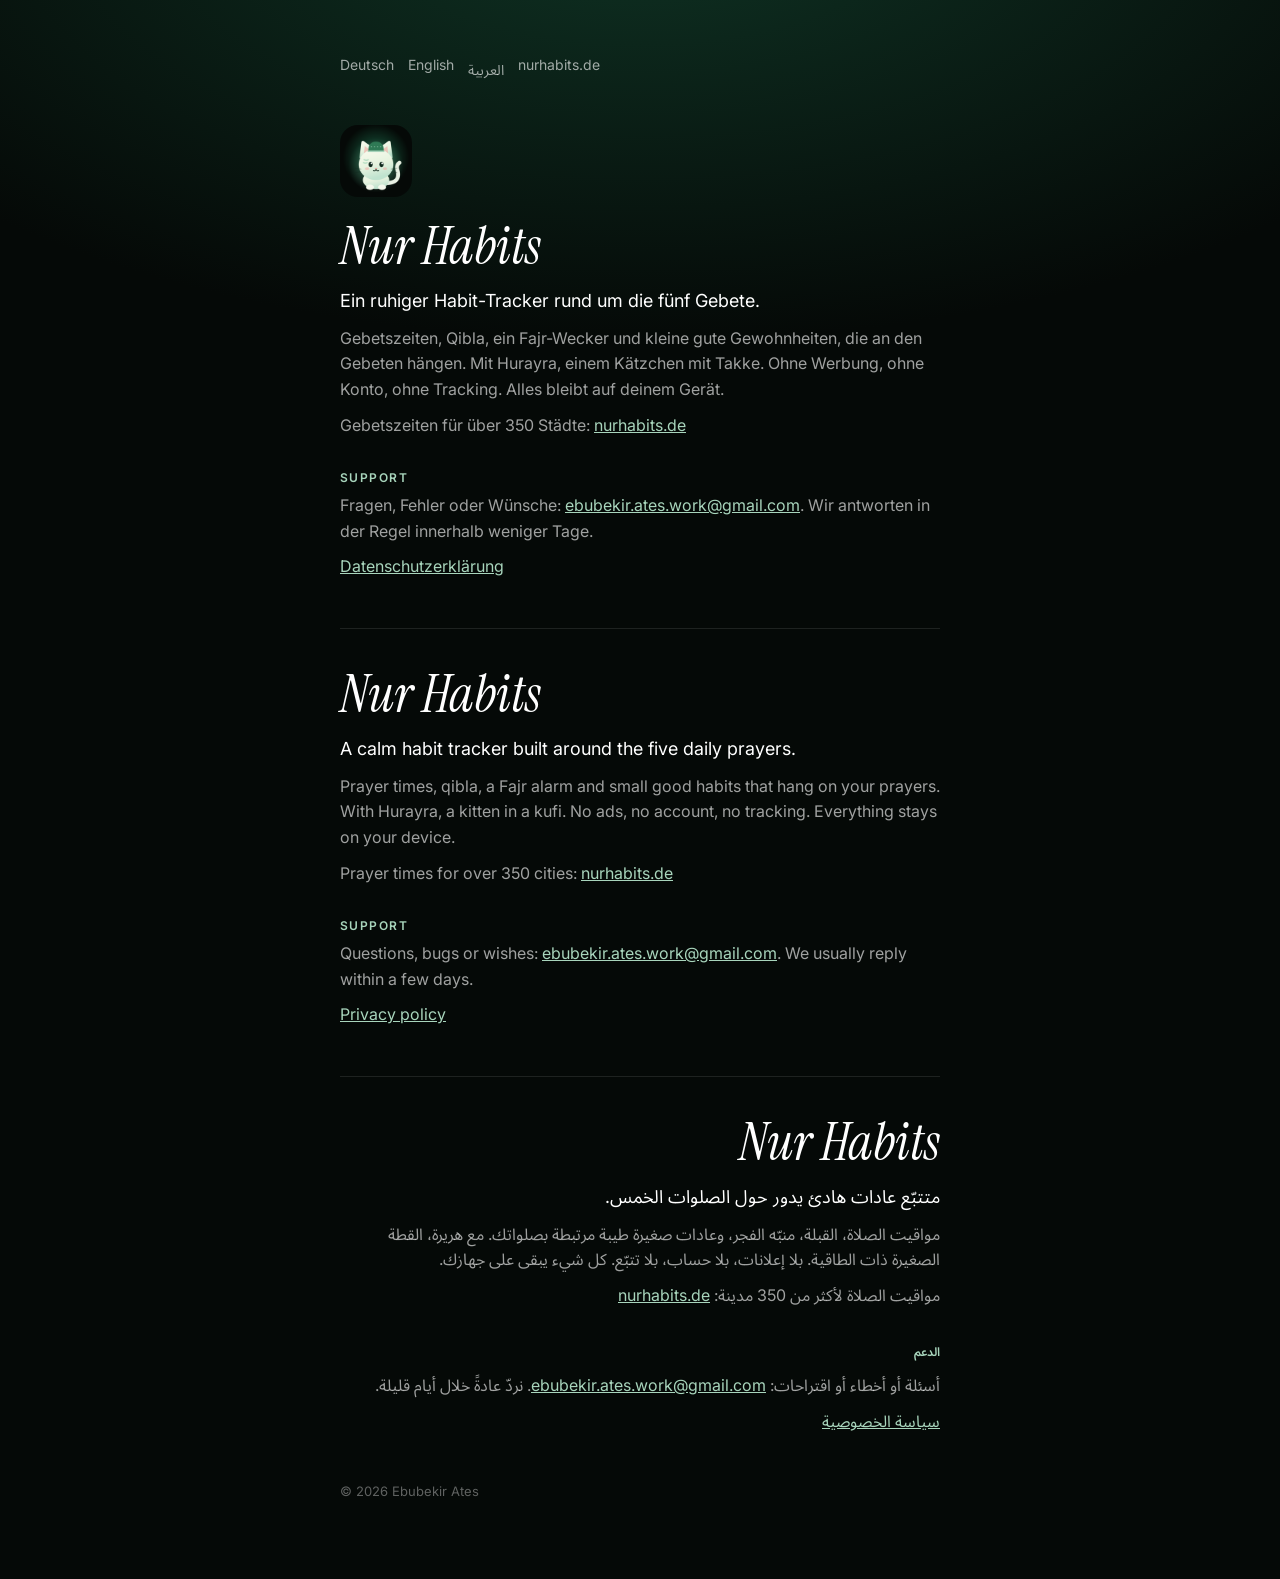
<file: index.html>
<!doctype html>
<html lang="de">
<head>
<meta charset="utf-8">
<meta name="viewport" content="width=device-width, initial-scale=1">
<title>Nur Habits</title>
<meta name="description" content="Nur Habits – ein ruhiger Habit-Tracker rund um die fünf Gebete. A calm habit tracker built around the five daily prayers.">
<link rel="icon" href="icon.png">
<link rel="stylesheet" href="https://fonts.googleapis.com/css2?family=Inter:wght@400;600&family=Instrument+Serif:ital@1&family=Noto+Sans+Arabic:wght@400;600&display=swap">
<link rel="stylesheet" href="style.css">
</head>
<body>
<main>
  <nav><a href="#de">Deutsch</a><a href="#en">English</a><a href="#ar">العربية</a><a href="https://nurhabits.de/">nurhabits.de</a></nav>
  <img class="logo" src="icon.png" alt="Nur Habits">
  <section id="de" lang="de">
    <h1>Nur Habits</h1>
    <p class="lead">Ein ruhiger Habit-Tracker rund um die fünf Gebete.</p>
    <p>Gebetszeiten, Qibla, ein Fajr-Wecker und kleine gute Gewohnheiten, die an den Gebeten hängen. Mit Hurayra, einem Kätzchen mit Takke. Ohne Werbung, ohne Konto, ohne Tracking. Alles bleibt auf deinem Gerät.</p>
    <p>Gebetszeiten für über 350 Städte: <a href="https://nurhabits.de/de/">nurhabits.de</a></p>
    <h2>Support</h2>
    <p>Fragen, Fehler oder Wünsche: <a href="mailto:ebubekir.ates.work@gmail.com">ebubekir.ates.work@gmail.com</a>. Wir antworten in der Regel innerhalb weniger Tage.</p>
    <p><a href="datenschutz.html#de">Datenschutzerklärung</a></p>
  </section>
  <section id="en" lang="en">
    <h1>Nur Habits</h1>
    <p class="lead">A calm habit tracker built around the five daily prayers.</p>
    <p>Prayer times, qibla, a Fajr alarm and small good habits that hang on your prayers. With Hurayra, a kitten in a kufi. No ads, no account, no tracking. Everything stays on your device.</p>
    <p>Prayer times for over 350 cities: <a href="https://nurhabits.de/en/">nurhabits.de</a></p>
    <h2>Support</h2>
    <p>Questions, bugs or wishes: <a href="mailto:ebubekir.ates.work@gmail.com">ebubekir.ates.work@gmail.com</a>. We usually reply within a few days.</p>
    <p><a href="datenschutz.html#en">Privacy policy</a></p>
  </section>
  <section id="ar" lang="ar" dir="rtl">
    <h1>Nur Habits</h1>
    <p class="lead">متتبّع عادات هادئ يدور حول الصلوات الخمس.</p>
    <p>مواقيت الصلاة، القبلة، منبّه الفجر، وعادات صغيرة طيبة مرتبطة بصلواتك. مع هريرة، القطة الصغيرة ذات الطاقية. بلا إعلانات، بلا حساب، بلا تتبّع. كل شيء يبقى على جهازك.</p>
    <p>مواقيت الصلاة لأكثر من 350 مدينة: <a href="https://nurhabits.de/ar/">nurhabits.de</a></p>
    <h2>الدعم</h2>
    <p>أسئلة أو أخطاء أو اقتراحات: <a href="mailto:ebubekir.ates.work@gmail.com">ebubekir.ates.work@gmail.com</a>. نردّ عادةً خلال أيام قليلة.</p>
    <p><a href="datenschutz.html#ar">سياسة الخصوصية</a></p>
  </section>
  <footer>© 2026 Ebubekir Ates</footer>
</main>
</body>
</html>
</file>
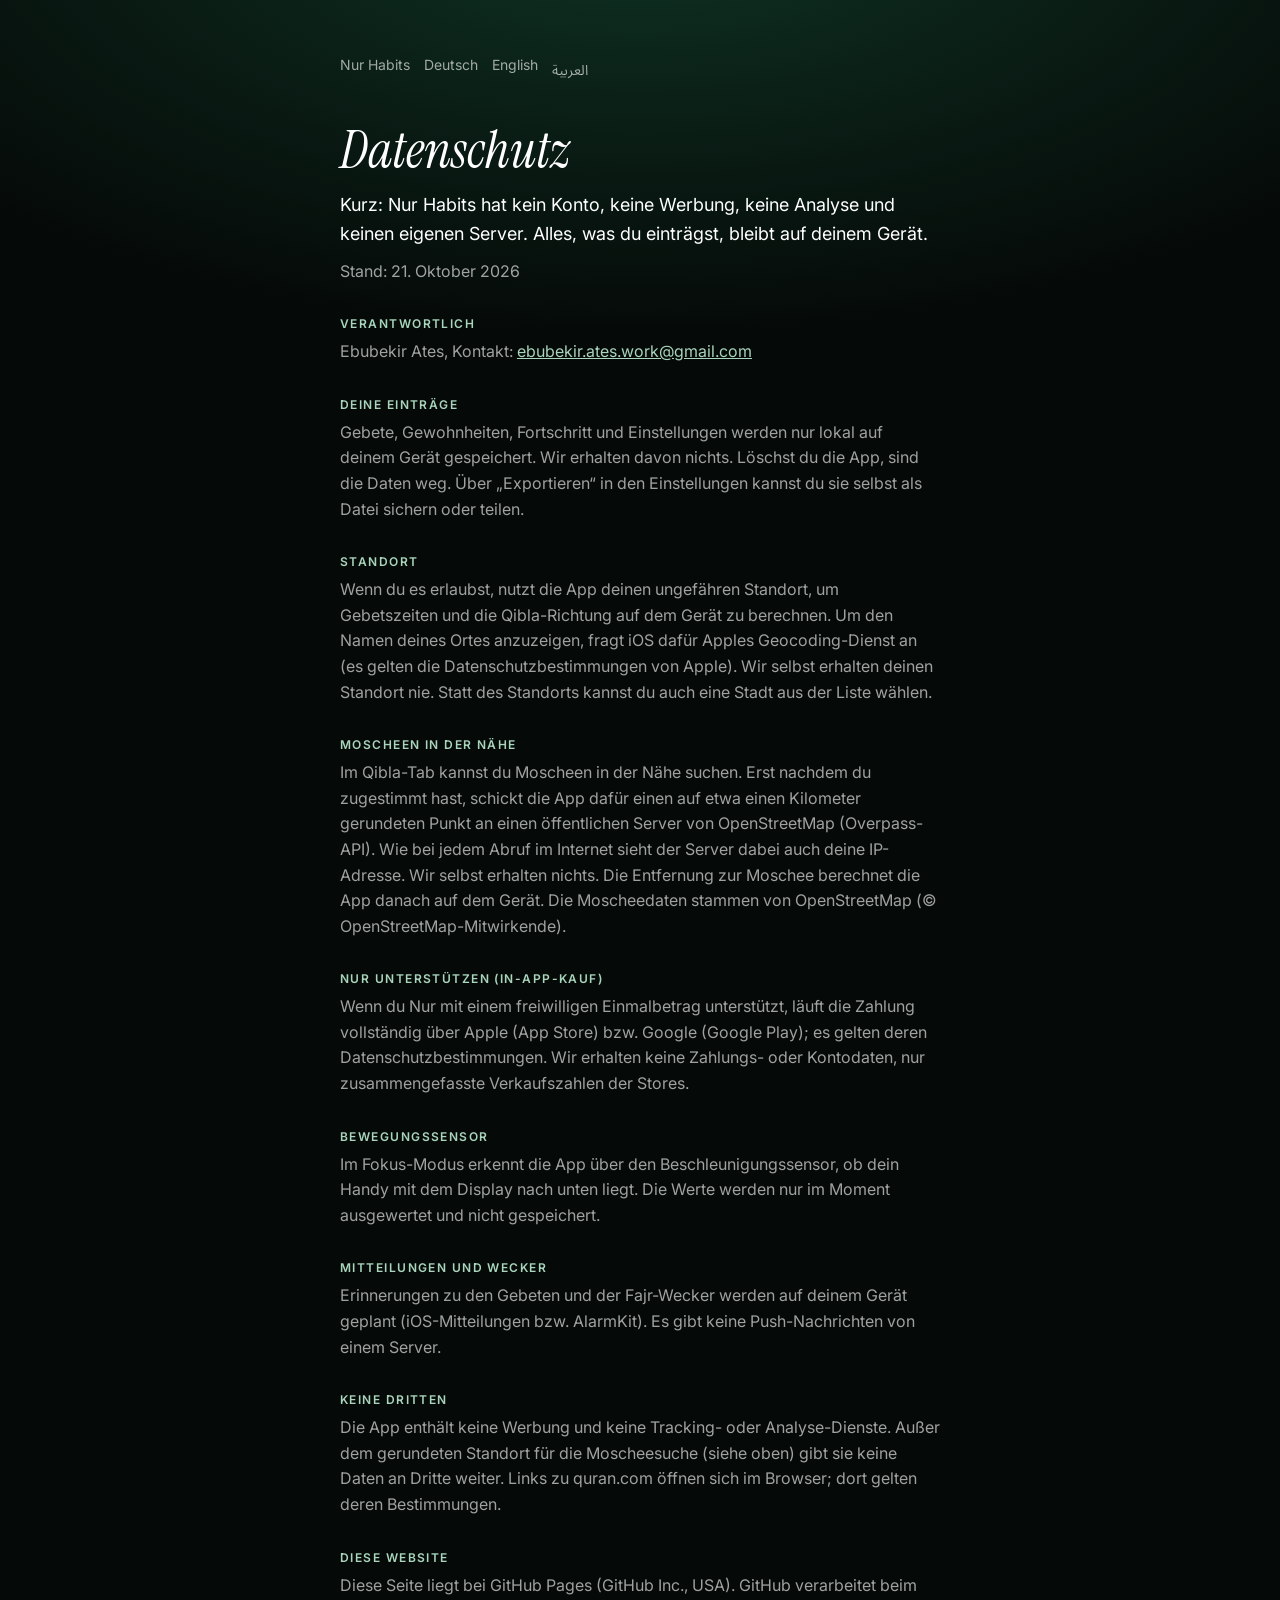
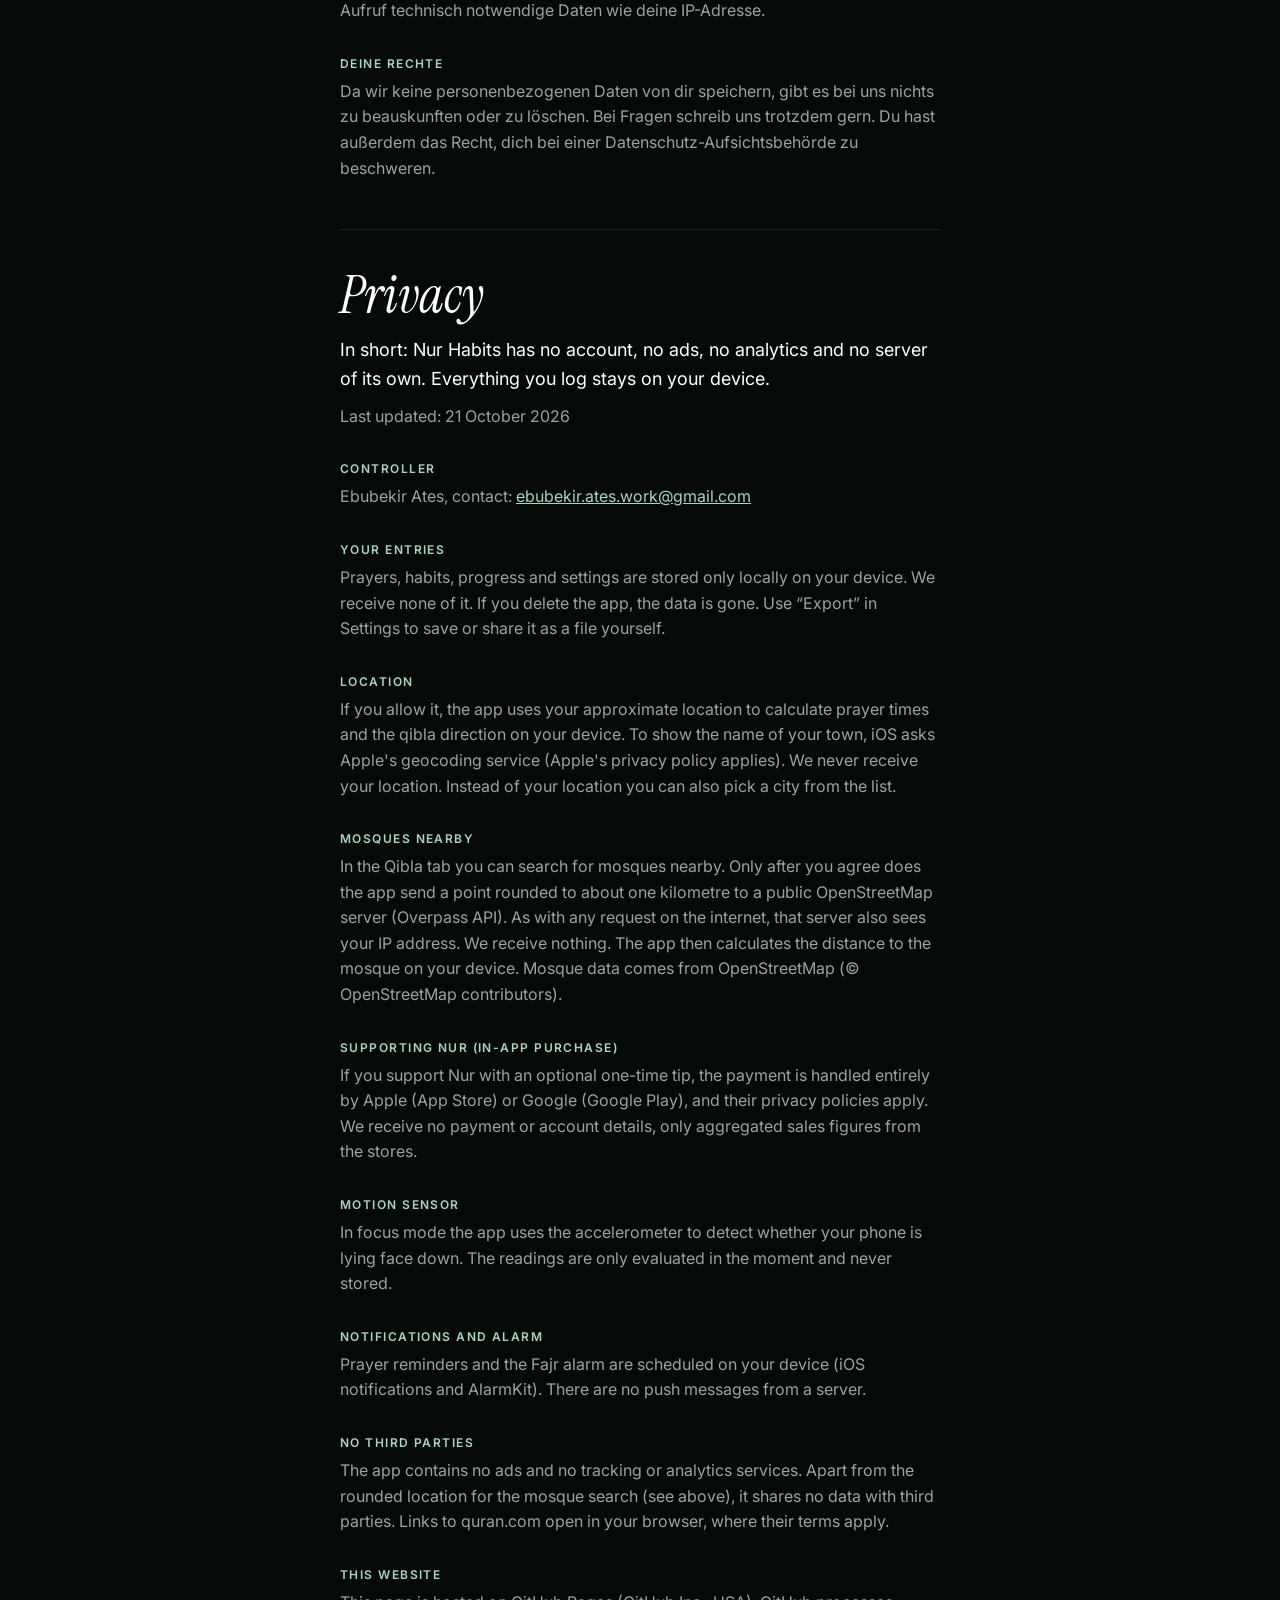
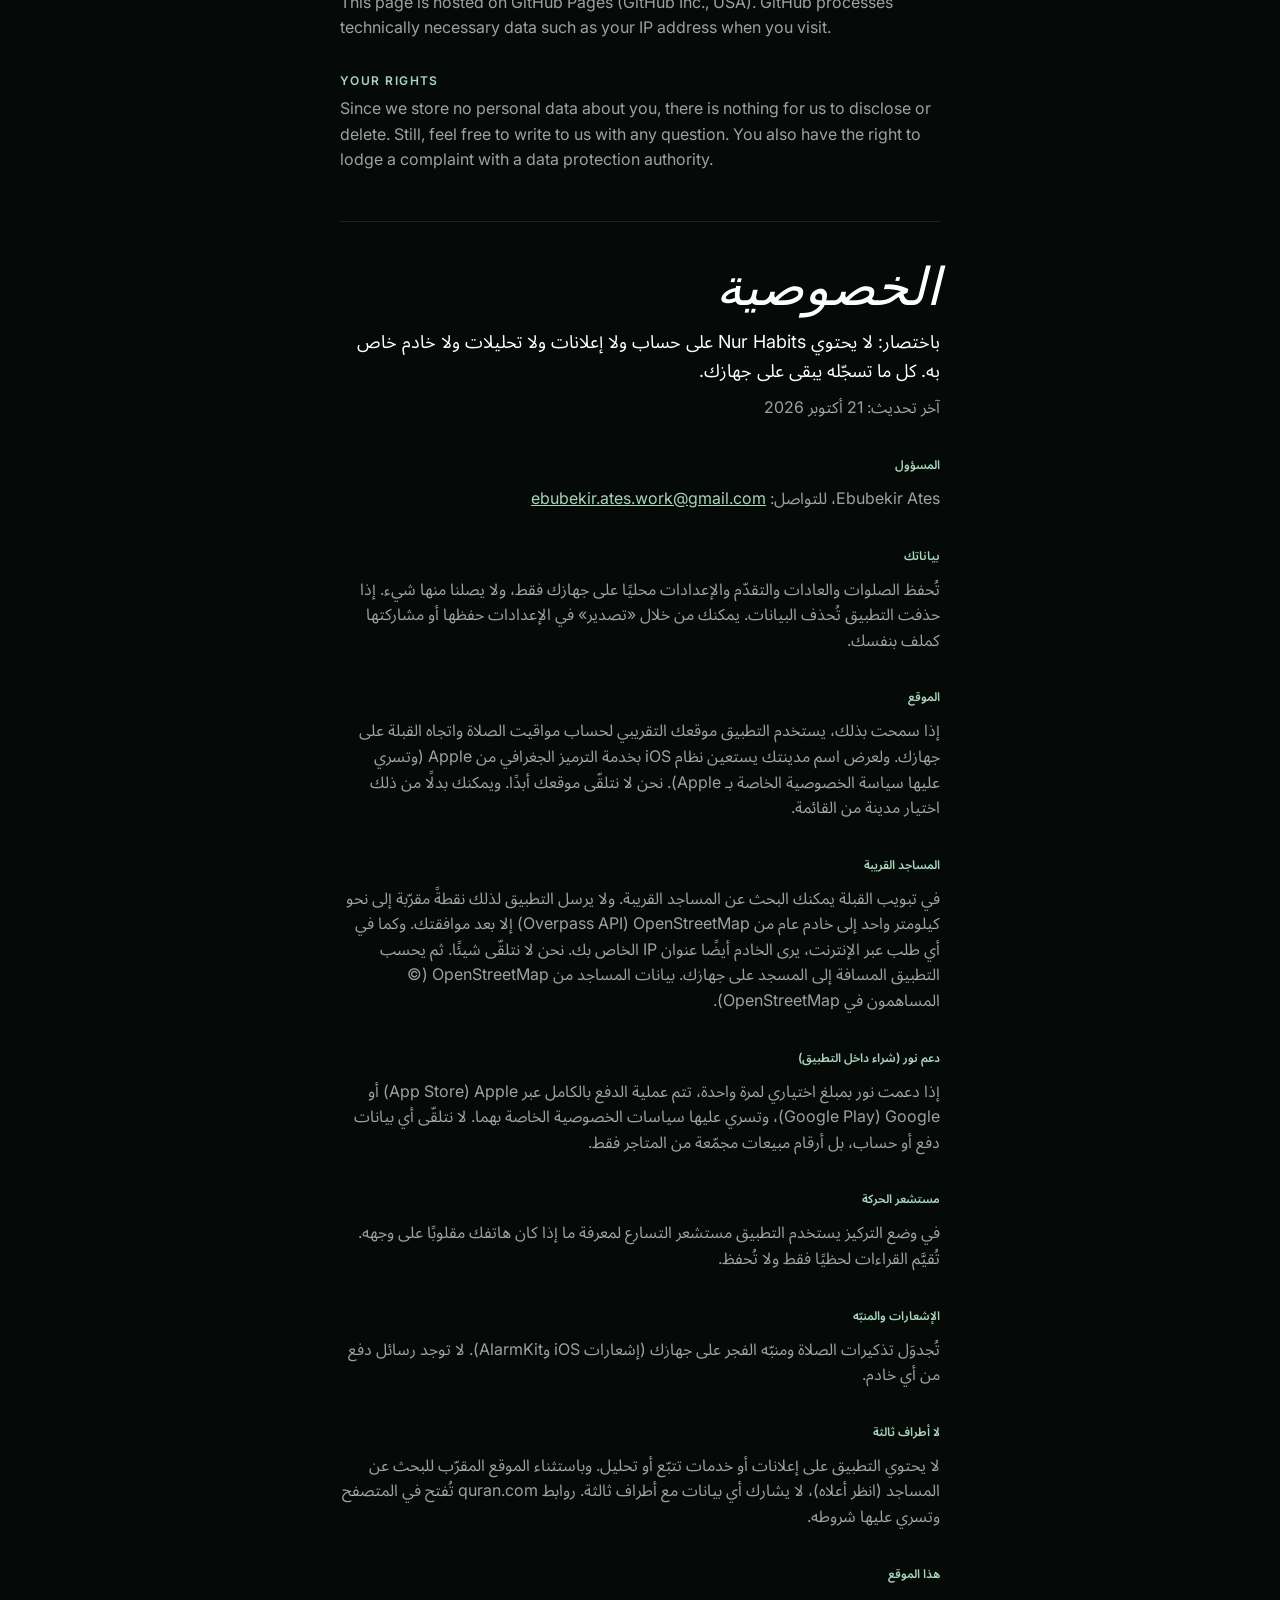
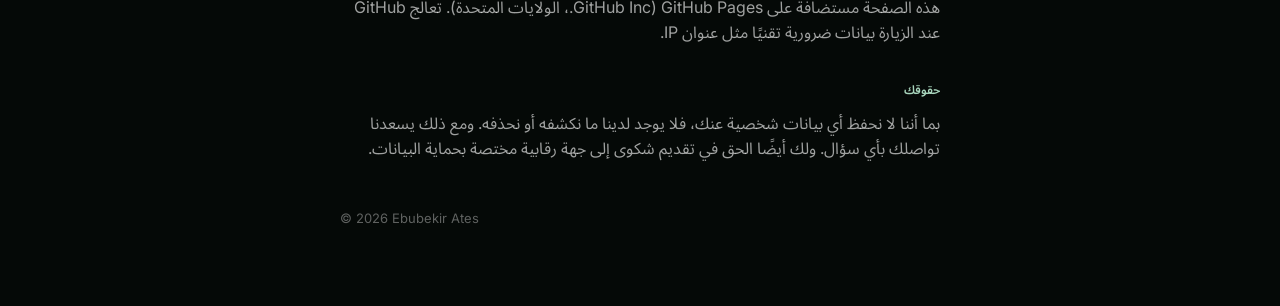
<file: datenschutz.html>
<!doctype html>
<html lang="de">
<head>
<meta charset="utf-8">
<meta name="viewport" content="width=device-width, initial-scale=1">
<title>Nur Habits · Datenschutz / Privacy</title>
<link rel="icon" href="icon.png">
<link rel="stylesheet" href="https://fonts.googleapis.com/css2?family=Inter:wght@400;600&family=Instrument+Serif:ital@1&family=Noto+Sans+Arabic:wght@400;600&display=swap">
<link rel="stylesheet" href="style.css">
</head>
<body>
<main>
  <nav><a href="./">Nur Habits</a><a href="#de">Deutsch</a><a href="#en">English</a><a href="#ar">العربية</a></nav>

  <section id="de" lang="de">
    <h1>Datenschutz</h1>
    <p class="lead">Kurz: Nur Habits hat kein Konto, keine Werbung, keine Analyse und keinen eigenen Server. Alles, was du einträgst, bleibt auf deinem Gerät.</p>
    <p>Stand: 21. Oktober 2026</p>
    <h2>Verantwortlich</h2>
    <p>Ebubekir Ates, Kontakt: <a href="mailto:ebubekir.ates.work@gmail.com">ebubekir.ates.work@gmail.com</a></p>
    <h2>Deine Einträge</h2>
    <p>Gebete, Gewohnheiten, Fortschritt und Einstellungen werden nur lokal auf deinem Gerät gespeichert. Wir erhalten davon nichts. Löschst du die App, sind die Daten weg. Über „Exportieren“ in den Einstellungen kannst du sie selbst als Datei sichern oder teilen.</p>
    <h2>Standort</h2>
    <p>Wenn du es erlaubst, nutzt die App deinen ungefähren Standort, um Gebetszeiten und die Qibla-Richtung auf dem Gerät zu berechnen. Um den Namen deines Ortes anzuzeigen, fragt iOS dafür Apples Geocoding-Dienst an (es gelten die Datenschutzbestimmungen von Apple). Wir selbst erhalten deinen Standort nie. Statt des Standorts kannst du auch eine Stadt aus der Liste wählen.</p>
    <h2>Moscheen in der Nähe</h2>
    <p>Im Qibla-Tab kannst du Moscheen in der Nähe suchen. Erst nachdem du zugestimmt hast, schickt die App dafür einen auf etwa einen Kilometer gerundeten Punkt an einen öffentlichen Server von OpenStreetMap (Overpass-API). Wie bei jedem Abruf im Internet sieht der Server dabei auch deine IP-Adresse. Wir selbst erhalten nichts. Die Entfernung zur Moschee berechnet die App danach auf dem Gerät. Die Moscheedaten stammen von OpenStreetMap (© OpenStreetMap-Mitwirkende).</p>
    <h2>Nur unterstützen (In-App-Kauf)</h2>
    <p>Wenn du Nur mit einem freiwilligen Einmalbetrag unterstützt, läuft die Zahlung vollständig über Apple (App Store) bzw. Google (Google Play); es gelten deren Datenschutzbestimmungen. Wir erhalten keine Zahlungs- oder Kontodaten, nur zusammengefasste Verkaufszahlen der Stores.</p>
    <h2>Bewegungssensor</h2>
    <p>Im Fokus-Modus erkennt die App über den Beschleunigungssensor, ob dein Handy mit dem Display nach unten liegt. Die Werte werden nur im Moment ausgewertet und nicht gespeichert.</p>
    <h2>Mitteilungen und Wecker</h2>
    <p>Erinnerungen zu den Gebeten und der Fajr-Wecker werden auf deinem Gerät geplant (iOS-Mitteilungen bzw. AlarmKit). Es gibt keine Push-Nachrichten von einem Server.</p>
    <h2>Keine Dritten</h2>
    <p>Die App enthält keine Werbung und keine Tracking- oder Analyse-Dienste. Außer dem gerundeten Standort für die Moscheesuche (siehe oben) gibt sie keine Daten an Dritte weiter. Links zu quran.com öffnen sich im Browser; dort gelten deren Bestimmungen.</p>
    <h2>Diese Website</h2>
    <p>Diese Seite liegt bei GitHub Pages (GitHub Inc., USA). GitHub verarbeitet beim Aufruf technisch notwendige Daten wie deine IP-Adresse.</p>
    <h2>Deine Rechte</h2>
    <p>Da wir keine personenbezogenen Daten von dir speichern, gibt es bei uns nichts zu beauskunften oder zu löschen. Bei Fragen schreib uns trotzdem gern. Du hast außerdem das Recht, dich bei einer Datenschutz-Aufsichtsbehörde zu beschweren.</p>
  </section>

  <section id="en" lang="en">
    <h1>Privacy</h1>
    <p class="lead">In short: Nur Habits has no account, no ads, no analytics and no server of its own. Everything you log stays on your device.</p>
    <p>Last updated: 21 October 2026</p>
    <h2>Controller</h2>
    <p>Ebubekir Ates, contact: <a href="mailto:ebubekir.ates.work@gmail.com">ebubekir.ates.work@gmail.com</a></p>
    <h2>Your entries</h2>
    <p>Prayers, habits, progress and settings are stored only locally on your device. We receive none of it. If you delete the app, the data is gone. Use “Export” in Settings to save or share it as a file yourself.</p>
    <h2>Location</h2>
    <p>If you allow it, the app uses your approximate location to calculate prayer times and the qibla direction on your device. To show the name of your town, iOS asks Apple's geocoding service (Apple's privacy policy applies). We never receive your location. Instead of your location you can also pick a city from the list.</p>
    <h2>Mosques nearby</h2>
    <p>In the Qibla tab you can search for mosques nearby. Only after you agree does the app send a point rounded to about one kilometre to a public OpenStreetMap server (Overpass API). As with any request on the internet, that server also sees your IP address. We receive nothing. The app then calculates the distance to the mosque on your device. Mosque data comes from OpenStreetMap (© OpenStreetMap contributors).</p>
    <h2>Supporting Nur (in-app purchase)</h2>
    <p>If you support Nur with an optional one-time tip, the payment is handled entirely by Apple (App Store) or Google (Google Play), and their privacy policies apply. We receive no payment or account details, only aggregated sales figures from the stores.</p>
    <h2>Motion sensor</h2>
    <p>In focus mode the app uses the accelerometer to detect whether your phone is lying face down. The readings are only evaluated in the moment and never stored.</p>
    <h2>Notifications and alarm</h2>
    <p>Prayer reminders and the Fajr alarm are scheduled on your device (iOS notifications and AlarmKit). There are no push messages from a server.</p>
    <h2>No third parties</h2>
    <p>The app contains no ads and no tracking or analytics services. Apart from the rounded location for the mosque search (see above), it shares no data with third parties. Links to quran.com open in your browser, where their terms apply.</p>
    <h2>This website</h2>
    <p>This page is hosted on GitHub Pages (GitHub Inc., USA). GitHub processes technically necessary data such as your IP address when you visit.</p>
    <h2>Your rights</h2>
    <p>Since we store no personal data about you, there is nothing for us to disclose or delete. Still, feel free to write to us with any question. You also have the right to lodge a complaint with a data protection authority.</p>
  </section>

  <section id="ar" lang="ar" dir="rtl">
    <h1>الخصوصية</h1>
    <p class="lead">باختصار: لا يحتوي Nur Habits على حساب ولا إعلانات ولا تحليلات ولا خادم خاص به. كل ما تسجّله يبقى على جهازك.</p>
    <p>آخر تحديث: 21 أكتوبر 2026</p>
    <h2>المسؤول</h2>
    <p>Ebubekir Ates، للتواصل: <a href="mailto:ebubekir.ates.work@gmail.com">ebubekir.ates.work@gmail.com</a></p>
    <h2>بياناتك</h2>
    <p>تُحفظ الصلوات والعادات والتقدّم والإعدادات محليًا على جهازك فقط، ولا يصلنا منها شيء. إذا حذفت التطبيق تُحذف البيانات. يمكنك من خلال «تصدير» في الإعدادات حفظها أو مشاركتها كملف بنفسك.</p>
    <h2>الموقع</h2>
    <p>إذا سمحت بذلك، يستخدم التطبيق موقعك التقريبي لحساب مواقيت الصلاة واتجاه القبلة على جهازك. ولعرض اسم مدينتك يستعين نظام iOS بخدمة الترميز الجغرافي من Apple (وتسري عليها سياسة الخصوصية الخاصة بـ Apple). نحن لا نتلقّى موقعك أبدًا. ويمكنك بدلًا من ذلك اختيار مدينة من القائمة.</p>
    <h2>المساجد القريبة</h2>
    <p>في تبويب القبلة يمكنك البحث عن المساجد القريبة. ولا يرسل التطبيق لذلك نقطةً مقرّبة إلى نحو كيلومتر واحد إلى خادم عام من OpenStreetMap ‏(Overpass API) إلا بعد موافقتك. وكما في أي طلب عبر الإنترنت، يرى الخادم أيضًا عنوان IP الخاص بك. نحن لا نتلقّى شيئًا. ثم يحسب التطبيق المسافة إلى المسجد على جهازك. بيانات المساجد من OpenStreetMap ‏(© المساهمون في OpenStreetMap).</p>
    <h2>دعم نور (شراء داخل التطبيق)</h2>
    <p>إذا دعمت نور بمبلغ اختياري لمرة واحدة، تتم عملية الدفع بالكامل عبر Apple ‏(App Store) أو Google ‏(Google Play)، وتسري عليها سياسات الخصوصية الخاصة بهما. لا نتلقّى أي بيانات دفع أو حساب، بل أرقام مبيعات مجمّعة من المتاجر فقط.</p>
    <h2>مستشعر الحركة</h2>
    <p>في وضع التركيز يستخدم التطبيق مستشعر التسارع لمعرفة ما إذا كان هاتفك مقلوبًا على وجهه. تُقيَّم القراءات لحظيًا فقط ولا تُحفظ.</p>
    <h2>الإشعارات والمنبّه</h2>
    <p>تُجدوَل تذكيرات الصلاة ومنبّه الفجر على جهازك (إشعارات iOS وAlarmKit). لا توجد رسائل دفع من أي خادم.</p>
    <h2>لا أطراف ثالثة</h2>
    <p>لا يحتوي التطبيق على إعلانات أو خدمات تتبّع أو تحليل. وباستثناء الموقع المقرّب للبحث عن المساجد (انظر أعلاه)، لا يشارك أي بيانات مع أطراف ثالثة. روابط quran.com تُفتح في المتصفح وتسري عليها شروطه.</p>
    <h2>هذا الموقع</h2>
    <p>هذه الصفحة مستضافة على GitHub Pages ‏(GitHub Inc.، الولايات المتحدة). تعالج GitHub عند الزيارة بيانات ضرورية تقنيًا مثل عنوان IP.</p>
    <h2>حقوقك</h2>
    <p>بما أننا لا نحفظ أي بيانات شخصية عنك، فلا يوجد لدينا ما نكشفه أو نحذفه. ومع ذلك يسعدنا تواصلك بأي سؤال. ولك أيضًا الحق في تقديم شكوى إلى جهة رقابية مختصة بحماية البيانات.</p>
  </section>
  <footer>© 2026 Ebubekir Ates</footer>
</main>
</body>
</html>
</file>
<file: style.css>
:root { --bg: #050907; --ink: #fff; --dim: rgba(255,255,255,.62); --faint: rgba(255,255,255,.36); --mint: #A8D5BC; --line: rgba(255,255,255,.1); }
* { box-sizing: border-box; }
body { margin: 0; background: radial-gradient(120% 80% at 50% -10%, #0F3324 0%, var(--bg) 60%) fixed, var(--bg); color: var(--ink); font-family: 'Inter', -apple-system, 'Segoe UI', 'Noto Sans Arabic', sans-serif; }
main { max-width: 640px; margin: 0 auto; padding: 56px 20px 80px; }
nav { display: flex; gap: 14px; font-size: 14px; margin-bottom: 40px; }
nav a { color: var(--dim); text-decoration: none; } nav a:hover { color: var(--mint); }
.logo { width: 72px; height: 72px; border-radius: 18px; margin-bottom: 20px; }
h1 { font-family: 'Instrument Serif', Georgia, serif; font-style: italic; font-weight: 400; font-size: 52px; line-height: 1; margin: 0 0 14px; }
h2 { font-size: 12px; font-weight: 600; letter-spacing: .12em; text-transform: uppercase; color: var(--mint); margin: 32px 0 8px; }
section[dir=rtl] h2 { letter-spacing: 0; }
p, li { font-size: 16px; line-height: 1.6; color: var(--dim); margin: 0 0 10px; }
p.lead { font-size: 18px; color: var(--ink); }
a { color: var(--mint); }
ul { padding-inline-start: 20px; margin: 0 0 10px; }
section + section { border-top: 1px solid var(--line); margin-top: 48px; padding-top: 40px; }
footer { margin-top: 48px; font-size: 13px; color: var(--faint); }
</file>
